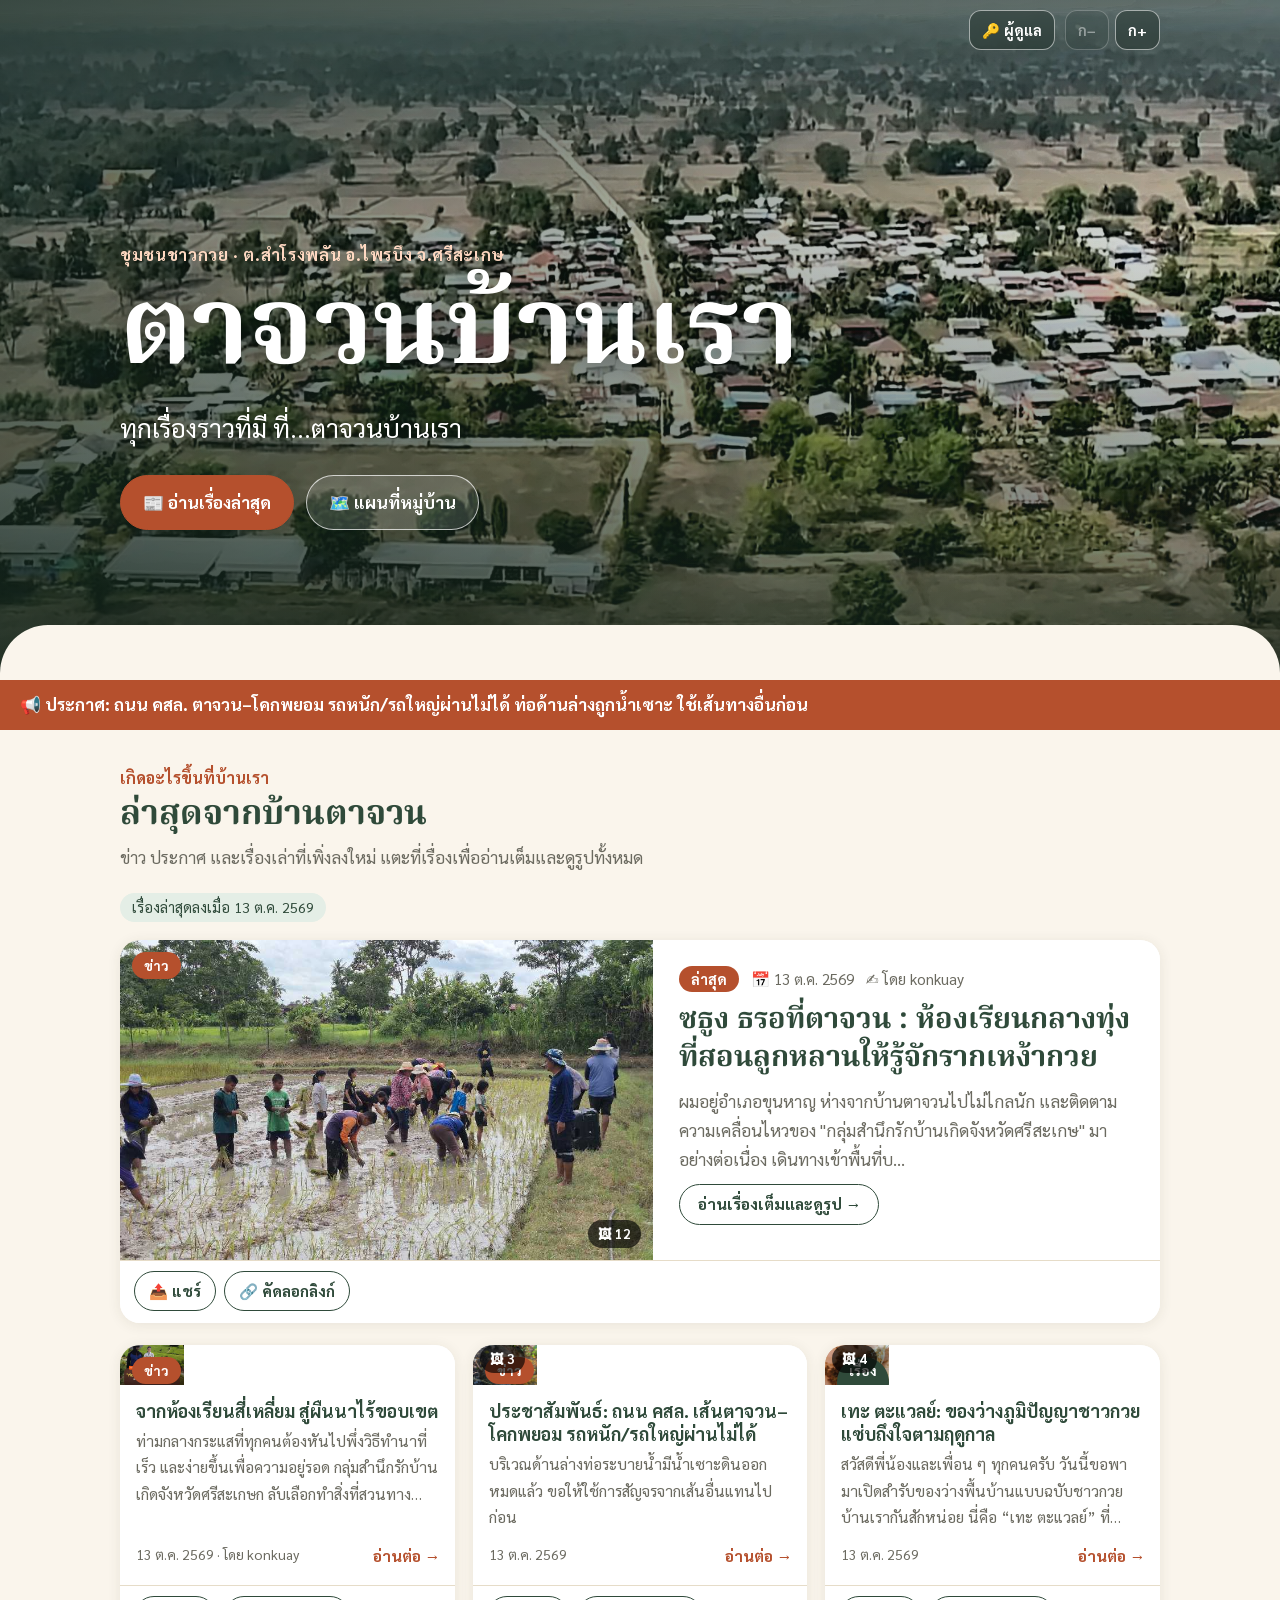
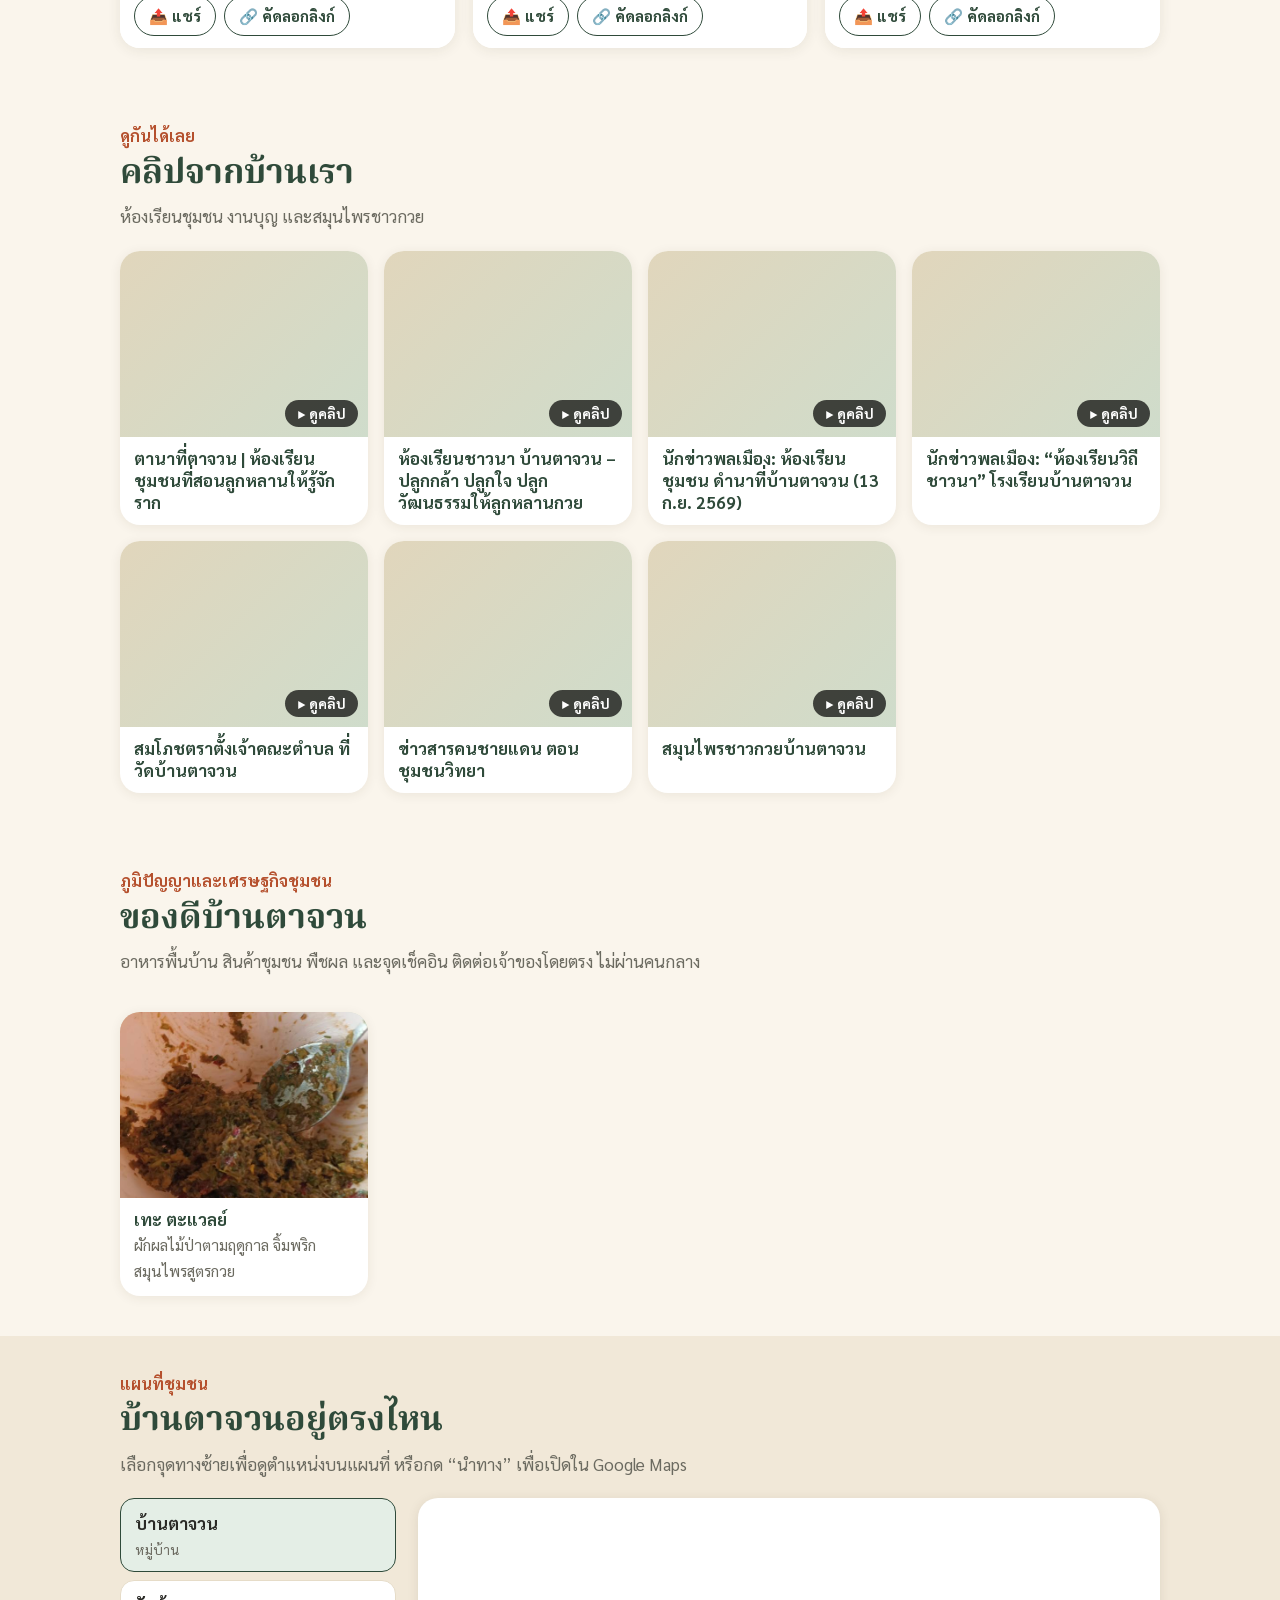
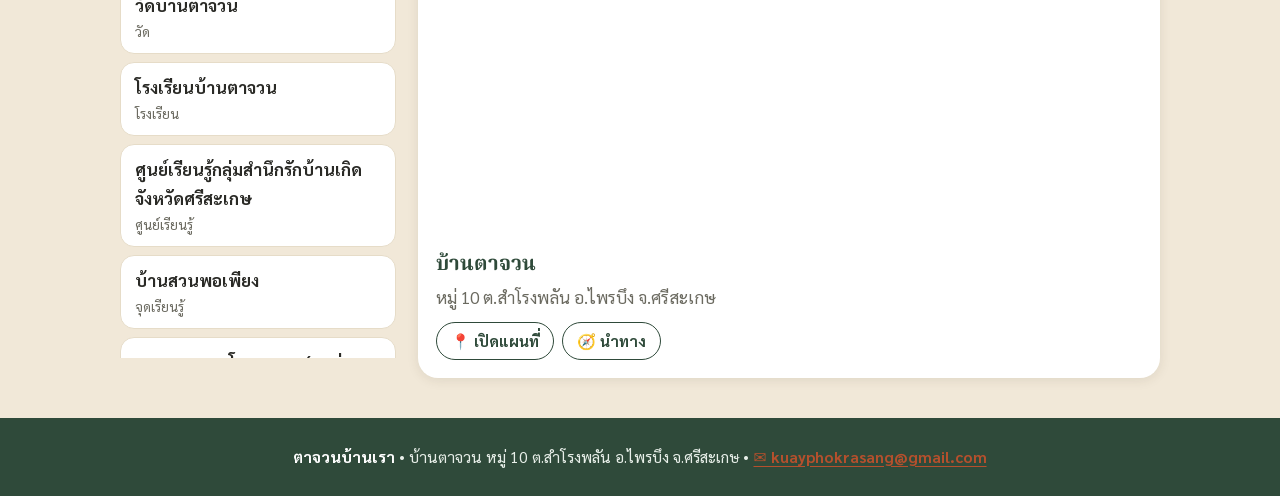
<file: index.html>
<!DOCTYPE html>
<html lang="th">
<head>
<meta charset="utf-8">
<meta name="viewport" content="width=device-width, initial-scale=1">
<title>ตาจวนบ้านเรา | เว็บชุมชนบ้านตาจวน</title>
<meta name="description" content="ตาจวนบ้านเรา เว็บชุมชนบ้านตาจวน ข่าวสารล่าสุด เรื่องเล่า คลิป ภาพเก่า ของดี และแผนที่บ้านตาจวน">
<!-- ภาพตัวอย่างเวลาส่งลิงก์ใน LINE/Facebook: แก้ที่อยู่เว็บ https://YOUR-DOMAIN/ ทั้ง 2 จุดด้านล่างนี้ให้เป็นที่อยู่เว็บจริง (ลงท้ายด้วย / และต้องเหมือนกัน) -->
<meta property="og:type" content="website">
<meta property="og:locale" content="th_TH">
<meta property="og:site_name" content="ตาจวนบ้านเรา">
<meta property="og:title" content="ตาจวนบ้านเรา | เว็บชุมชนบ้านตาจวน">
<meta property="og:description" content="ข่าวสาร ภูมิปัญญาชาวกวย ของดี และเรื่องเล่าของคนบ้านตาจวน ต.สำโรงพลัน อ.ไพรบึง จ.ศรีสะเกษ">
<meta property="og:url" content="https://YOUR-DOMAIN/">
<meta property="og:image" content="https://YOUR-DOMAIN/share.jpg">
<meta property="og:image:width" content="1200">
<meta property="og:image:height" content="630">
<meta name="twitter:card" content="summary_large_image">
<link rel="icon" href="data:image/svg+xml,%3Csvg xmlns='http://www.w3.org/2000/svg' viewBox='0 0 100 100'%3E%3Ctext y='.9em' font-size='90'%3E%F0%9F%8C%BE%3C/text%3E%3C/svg%3E">
<meta name="theme-color" content="#2f4a3a">
<link rel="preconnect" href="https://fonts.googleapis.com">
<link rel="preconnect" href="https://fonts.gstatic.com" crossorigin>
<link href="https://fonts.googleapis.com/css2?family=Sarabun:wght@400;700&family=Noto+Serif+Thai:wght@700&display=swap" rel="stylesheet">
<style>
:root{--fs:1;--green:#2f4a3a;--green2:#3d5f4a;--rust:#b5502d;--cream:#faf5ec;--sand:#f1e8d8;--ink:#2a2a26;--mute:#6b6a60;--line:#e6dcc8;--r:20px}
*{box-sizing:border-box}
html{font-size:calc(17px*var(--fs));scroll-behavior:smooth;scroll-padding-top:70px;-webkit-text-size-adjust:100%}
body{margin:0;font-family:"Sarabun",system-ui,sans-serif;color:var(--ink);background:var(--cream);line-height:1.7}
h1,h2,h3,h4{margin:0;line-height:1.3}
h1,h2,h3{font-family:"Noto Serif Thai","Sarabun",serif;font-weight:700}
button{font:inherit;color:inherit}
.hide{display:none!important}
.wrap{max-width:1080px;margin:0 auto;padding:0 20px}

/* ---------- header ---------- */
header{position:fixed;top:0;left:0;right:0;z-index:30;transition:background .3s,box-shadow .3s}
header.solid{background:rgba(250,245,236,.96);backdrop-filter:blur(8px);box-shadow:0 1px 0 var(--line)}
.bar{max-width:1080px;margin:0 auto;padding:10px 20px;display:flex;align-items:center;gap:10px}
.brand{margin-right:auto;text-decoration:none;color:var(--green);display:flex;flex-direction:column;line-height:1.2;opacity:0;transform:translateY(-6px);transition:.3s;pointer-events:none}
header.solid .brand{opacity:1;transform:none;pointer-events:auto}
.brand span{font-family:"Noto Serif Thai",serif;font-weight:700;font-size:1.25rem}
.brand small{font-size:.75rem;color:var(--mute)}
.admb,.sz button{border:1px solid rgba(255,255,255,.55);background:rgba(20,35,27,.38);color:#fff;border-radius:12px;padding:6px 12px;font-weight:700;cursor:pointer;text-decoration:none;backdrop-filter:blur(6px);font-size:.85rem;min-height:40px;display:inline-flex;align-items:center}
header.solid .admb,header.solid .sz button{background:#fff;color:var(--ink);border-color:var(--line)}
.admb span{margin-left:4px}
.sz{display:flex;gap:6px}
.sz button:disabled{opacity:.4;cursor:default}
@media(max-width:480px){.admb span{display:none}}

/* ---------- hero ---------- */
.hero{position:relative;min-height:min(84vh,680px);display:flex;align-items:flex-end;color:#fff;background:#4c6a57 url(hero.jpg) center 58%/cover no-repeat;overflow:hidden}
.hero::before{content:"";position:absolute;inset:0;background:linear-gradient(90deg,rgba(20,38,28,.55) 0%,rgba(20,38,28,.2) 55%,rgba(20,38,28,0) 100%),linear-gradient(180deg,rgba(20,38,28,.6) 0%,rgba(20,38,28,.15) 35%,rgba(20,38,28,.5) 78%,rgba(20,38,28,.8) 100%)}
.hero::after{content:"";position:absolute;left:0;right:0;bottom:-1px;height:56px;background:var(--cream);border-radius:48px 48px 0 0}
.hin{position:relative;z-index:2;width:100%;padding:130px 20px 110px}
.hin .eyebrow{color:#ffd9c2;letter-spacing:.04em}
.hero h1{font-size:clamp(3.2rem,12vw,6.4rem);line-height:1.08;text-shadow:0 3px 24px rgba(0,0,0,.45);margin:8px 0 12px}
.hero .sl{font-size:clamp(1.1rem,3vw,1.5rem);max-width:30ch;opacity:.95;text-shadow:0 2px 12px rgba(0,0,0,.5);margin:0 0 26px}
.hero .btns{gap:12px}
.hero .btn{background:var(--rust);color:#fff;border-color:var(--rust);font-size:1rem;padding:12px 22px}
.hero .btn.alt{background:rgba(255,255,255,.14);border-color:rgba(255,255,255,.7);color:#fff;backdrop-filter:blur(6px)}
@keyframes up{from{opacity:0;transform:translateY(18px)}to{opacity:1;transform:none}}
.hin>*{animation:up .8s both}.hin h1{animation-delay:.1s}.hin .sl{animation-delay:.2s}.hin .btns{animation-delay:.3s}
@media(prefers-reduced-motion:reduce){.hin>*{animation:none}html{scroll-behavior:auto}}

/* ---------- sections ---------- */
section{padding:34px 0 40px}
section.soft{background:var(--sand)}
.eyebrow{color:var(--rust);font-weight:700;font-size:.95rem}
section h2{font-size:clamp(1.5rem,4vw,2rem);color:var(--green);margin:2px 0 6px}
section h3{color:var(--green);font-size:1.3rem;margin:34px 0 4px}
.lead{color:var(--mute);margin:0 0 20px}
.mute{color:var(--mute)}
#upd{display:inline-block;margin:-10px 0 18px;font-size:.85rem;color:var(--green);background:#e4eee6;border-radius:999px;padding:2px 12px}
#upd:empty{display:none}

/* ---------- feed ---------- */
.card,.feat{display:block;border:0;padding:0;text-align:left;cursor:pointer;background:#fff;border-radius:var(--r);overflow:hidden;box-shadow:0 2px 14px rgba(60,50,30,.09);transition:transform .2s,box-shadow .2s}
.card:hover,.feat:hover{transform:translateY(-3px);box-shadow:0 8px 26px rgba(60,50,30,.16)}
.feat{display:grid;grid-template-columns:1.05fr 1fr;margin-bottom:22px}
.fpic,.cpic{position:relative;background:linear-gradient(135deg,#d9cdb2,#c8d6c4);display:flex;align-items:center;justify-content:center;font-size:3rem;overflow:hidden}
.fpic{min-height:320px}.cpic{aspect-ratio:16/10}
.fpic img,.cpic img{position:absolute;inset:0;width:100%;height:100%;object-fit:cover}
.chip{position:absolute;top:12px;left:12px;background:var(--green);color:#fff;font-size:.8rem;font-weight:700;border-radius:999px;padding:2px 12px}
.chip.n{background:var(--rust)}
.pcount{position:absolute;right:12px;bottom:12px;background:rgba(0,0,0,.65);color:#fff;font-size:.8rem;font-weight:700;border-radius:999px;padding:2px 10px}
.fb{padding:26px 26px 24px;display:flex;flex-direction:column;justify-content:center;gap:10px}
.fb h3{margin:0;font-size:clamp(1.3rem,3vw,1.7rem);color:var(--green)}
.fb p{margin:0;color:var(--mute)}
.dmeta{display:flex;flex-wrap:wrap;gap:8px 12px;align-items:center;font-size:.9rem}
.tag{background:var(--green);color:#fff;border-radius:999px;padding:1px 12px;font-weight:700;font-size:.85rem}
.tag.new,.tag.nw{background:var(--rust)}
.go{display:inline-block;align-self:flex-start;border:1.5px solid var(--green);color:var(--green);border-radius:999px;padding:6px 18px;font-weight:700;font-size:.92rem}
.cards{display:grid;grid-template-columns:repeat(auto-fill,minmax(250px,1fr));gap:18px}
.card{display:flex;flex-direction:column}
.cb{padding:14px 16px 16px;display:flex;flex-direction:column;gap:6px;flex:1}
.cb h4{font-size:1.05rem;color:var(--green)}
.cb p{margin:0;color:var(--mute);font-size:.92rem;display:-webkit-box;-webkit-line-clamp:3;-webkit-box-orient:vertical;overflow:hidden}
.cmeta{margin-top:auto;display:flex;justify-content:space-between;gap:8px;font-size:.82rem;color:var(--mute);padding-top:6px}
.cmeta .go{border:0;padding:0;color:var(--rust)}
.sample{background:#eee;color:#777;font-size:.7rem;border-radius:6px;padding:0 6px;margin-right:6px;vertical-align:middle}
@media(max-width:760px){.feat{grid-template-columns:1fr}.fpic{min-height:0;aspect-ratio:16/10}.fb{padding:18px}}

/* ---------- gallery / goods / videos ---------- */
.gal{display:grid;grid-template-columns:repeat(auto-fill,minmax(220px,1fr));gap:16px}
.it{background:#fff;border-radius:var(--r);overflow:hidden;box-shadow:0 2px 12px rgba(60,50,30,.08);text-decoration:none;color:inherit;display:block;position:relative;padding-bottom:12px}
.it .pic{position:relative;aspect-ratio:4/3;background:linear-gradient(135deg,#e1d6bc,#cfdccb);display:flex;align-items:center;justify-content:center;color:var(--green);font-weight:700;overflow:hidden}
.it .pic img{position:absolute;inset:0;width:100%;height:100%;object-fit:cover}
.it h4{padding:10px 14px 0;font-size:1rem;color:var(--green)}
.it p{margin:2px 14px 0;color:var(--mute);font-size:.9rem}
.play{position:absolute;right:10px;bottom:10px;background:rgba(0,0,0,.7);color:#fff;font-size:.8rem;font-weight:700;border-radius:999px;padding:2px 12px}
.pr{display:inline-block;margin:8px 14px 0;background:#fbe8dd;color:var(--rust);font-weight:700;border-radius:999px;padding:1px 12px;font-size:.9rem}
.tabs{display:flex;flex-wrap:wrap;gap:8px;margin-bottom:16px}
.tabs button{border:1.5px solid var(--line);background:#fff;border-radius:999px;padding:5px 16px;cursor:pointer;font-weight:700}
.tabs button.on{background:var(--green);color:#fff;border-color:var(--green)}

/* ---------- map ---------- */
.mapbox{display:grid;grid-template-columns:280px 1fr;gap:18px}
.plist{display:flex;flex-direction:column;gap:8px;max-height:460px;overflow:auto;padding-right:4px}
.pbtn{text-align:left;border:1.5px solid var(--line);background:#fff;border-radius:14px;padding:10px 14px;cursor:pointer;display:flex;flex-direction:column}
.pbtn span{font-size:.8rem;color:var(--mute)}
.pbtn.on{border-color:var(--green);background:#e4eee6}
.mview{background:#fff;border-radius:var(--r);overflow:hidden;box-shadow:0 2px 12px rgba(60,50,30,.1)}
.mview iframe{display:block;width:100%;height:340px;border:0}
.pinfo{padding:14px 18px 18px}.pinfo h3{margin:0 0 4px;font-size:1.2rem}.pinfo p{margin:0 0 10px;color:var(--mute)}
@media(max-width:760px){.mapbox{grid-template-columns:1fr}.plist{flex-direction:row;max-height:none;overflow-x:auto;padding-bottom:6px}.pbtn{min-width:150px}}

/* ---------- buttons ---------- */
.btns{display:flex;flex-wrap:wrap;gap:8px}
.btn{display:inline-flex;align-items:center;gap:6px;border:1.5px solid var(--green);background:var(--green);color:#fff;border-radius:999px;padding:9px 18px;font-weight:700;cursor:pointer;text-decoration:none}
.btn.alt{background:#fff;color:var(--green)}
.btn.sm{padding:5px 14px;font-size:.9rem}

/* ---------- dialog ---------- */
dialog{width:min(780px,94vw);max-height:92vh;border:0;border-radius:24px;padding:0;background:var(--cream);color:var(--ink);box-shadow:0 20px 60px rgba(0,0,0,.35)}
dialog::backdrop{background:rgba(20,30,24,.6)}
.dtop{position:sticky;top:0;z-index:5;display:flex;justify-content:flex-end;padding:10px 14px;background:linear-gradient(var(--cream) 70%,transparent)}
.dbody{padding:0 24px 28px}
.dbody h2{font-size:clamp(1.4rem,4vw,1.9rem);color:var(--green);margin:8px 0 14px}
.dbody p{margin:0 0 14px}
.dhero,.ph{margin:0 0 18px}
.dhero img,.ph img{width:100%;display:block;border-radius:16px}
figcaption{font-size:.85rem;color:var(--mute);margin-top:6px}
.pq{margin:16px 0;padding:10px 18px;border-left:4px solid var(--rust);background:#fff;border-radius:0 12px 12px 0;font-family:"Noto Serif Thai",serif}
.tip{background:#fff6dc;border-radius:12px;padding:10px 14px;margin:0 0 14px}
.pgt{margin:24px 0 10px!important}
.pgrid{display:grid;grid-template-columns:1fr 1fr;gap:12px}.pgrid.one{grid-template-columns:1fr}
.pgrid .ph{margin:0}
.lk{margin:18px 0}
.follow{margin-top:22px;background:#e4eee6;border-radius:16px;padding:14px 18px}.follow p{margin:0 0 10px}
@media(max-width:560px){.pgrid{grid-template-columns:1fr}.dbody{padding:0 16px 22px}}


/* ---------- ลิงก์ในเนื้อหา / วิดีโอ / การเข้าถึง ---------- */
.tl{color:var(--rust);font-weight:700;text-decoration:underline;text-underline-offset:3px;word-break:break-word}
.tl:hover{color:var(--green)}
.lkp{margin:0 0 14px}
.lkp .btn{max-width:100%;word-break:break-word}
.vid{margin:0 0 18px}
.vbox{position:relative;aspect-ratio:16/9;background:#1d2a22;border-radius:16px;overflow:hidden}
.vbox iframe,.vthumb{position:absolute;inset:0;width:100%;height:100%;border:0}
.vthumb{padding:0;background:none;cursor:pointer;display:block}
.vthumb img{width:100%;height:100%;object-fit:cover;display:block}
.vplay{position:absolute;left:50%;top:50%;transform:translate(-50%,-50%);width:72px;height:72px;border-radius:50%;background:rgba(181,80,45,.95);color:#fff;display:flex;align-items:center;justify-content:center;font-size:1.8rem;box-shadow:0 4px 18px rgba(0,0,0,.4);padding-left:5px}
.vlink{display:inline-block;margin-top:6px;font-size:.9rem}
a:focus-visible,button:focus-visible{outline:3px solid #e9a23b;outline-offset:2px}
.skip{position:absolute;left:12px;top:-60px;z-index:60;background:#fff;color:var(--green);font-weight:700;padding:8px 14px;border-radius:10px;text-decoration:none}
.skip:focus{top:10px}
.totop{position:fixed;right:16px;bottom:18px;z-index:40;border:0;border-radius:999px;background:var(--green);color:#fff;font-weight:700;font-size:1rem;padding:10px 16px;cursor:pointer;box-shadow:0 4px 16px rgba(0,0,0,.3);display:flex;gap:6px;align-items:center}
.totop span{font-size:.85rem}

/* ---------- แชร์/คัดลอก + วิดีโอที่อัปโหลด ---------- */
.cw{display:flex;flex-direction:column;background:#fff;border-radius:var(--r);overflow:hidden;box-shadow:0 2px 14px rgba(60,50,30,.09);transition:transform .2s,box-shadow .2s}
.cw:hover{transform:translateY(-3px);box-shadow:0 8px 26px rgba(60,50,30,.16)}
.cw.fw{margin-bottom:22px}
.cw>.card,.cw>.feat{box-shadow:none;border-radius:0;flex:1;margin:0;width:100%}
.cw>.card:hover,.cw>.feat:hover{transform:none;box-shadow:none}
.act{display:flex;flex-wrap:wrap;gap:8px;padding:10px 14px 12px;border-top:1px solid var(--line);background:#fff}
.act .btn,.sharebar .btn{min-height:40px;font-size:.9rem}
.follow .act{padding:0;border:0;background:none}
.sharebar{margin:0 0 16px}
.btn.line{background:#06c755;border-color:#06c755;color:#fff}
.btn.fb{background:#1877f2;border-color:#1877f2;color:#fff}
.vf{margin:0 0 18px}.vf video{width:100%;display:block;border-radius:16px;background:#1d2a22;max-height:78vh}
.fpic video,.cpic video{position:absolute;inset:0;width:100%;height:100%;object-fit:cover;pointer-events:none}
.vplay.sm{width:48px;height:48px;font-size:1.2rem;padding-left:3px}
.pcount.vc{right:auto;left:12px}
.it .pic video{position:absolute;inset:0;width:100%;height:100%;object-fit:contain;background:#000}
.it>.act{margin:8px 0 0;padding:10px 14px 0}

footer{background:var(--green);color:#e8efe9;text-align:center;padding:26px 0;font-size:.92rem}
footer b{color:#fff}
.urg{display:block;width:100%;border:0;text-align:left;background:var(--rust);color:#fff;padding:12px 20px;font-weight:700;cursor:pointer;line-height:1.5}.urg.s{cursor:default}
</style>
</head>
<body>
<a class="skip" href="#latest">ข้ามไปที่เนื้อหา</a>
<header>
  <div class="bar">
    <a class="brand" href="#top"><span id="bn"></span><small id="bs"></small></a>
    <a class="admb" href="admin.html" aria-label="สำหรับผู้ดูแลเว็บ: โพสต์ / แก้ไข">🔑<span> ผู้ดูแล</span></a>
    <div class="sz" role="group" aria-label="ปรับขนาดตัวอักษร">
      <button id="zm" aria-label="ตัวอักษรเล็กลง">ก−</button>
      <button id="zp" aria-label="ตัวอักษรใหญ่ขึ้น">ก+</button>
    </div>
  </div>
</header>

<main>
  <section class="hero" id="top"><div class="hin wrap">
    <div class="eyebrow">ชุมชนชาวกวย · ต.สำโรงพลัน อ.ไพรบึง จ.ศรีสะเกษ</div>
    <h1 id="hn">ตาจวนบ้านเรา</h1>
    <p class="sl" id="hs"></p>
    <div class="btns">
      <a class="btn" href="#latest">📰 อ่านเรื่องล่าสุด</a>
      <a class="btn alt" href="#map">🗺️ แผนที่หมู่บ้าน</a>
    </div>
  </div></section>

  <section id="latest"><div class="wrap">
    <div class="eyebrow">เกิดอะไรขึ้นที่บ้านเรา</div>
    <h2>ล่าสุดจากบ้านตาจวน</h2>
    <p class="lead">ข่าว ประกาศ และเรื่องเล่าที่เพิ่งลงใหม่ แตะที่เรื่องเพื่ออ่านเต็มและดูรูปทั้งหมด</p>
    <span id="upd"></span>
    <div id="feat"></div>
    <div class="cards" id="feed"></div>
  </div></section>

  <section id="media"><div class="wrap">
    <div class="eyebrow">ดูกันได้เลย</div>
    <h2>คลิปจากบ้านเรา</h2>
    <p class="lead">ห้องเรียนชุมชน งานบุญ และสมุนไพรชาวกวย</p>
    <div class="gal" id="vids"></div>
  </div></section>

  <section id="goods"><div class="wrap">
    <div class="eyebrow">ภูมิปัญญาและเศรษฐกิจชุมชน</div>
    <h2>ของดีบ้านตาจวน</h2>
    <p class="lead">อาหารพื้นบ้าน สินค้าชุมชน พืชผล และจุดเช็คอิน ติดต่อเจ้าของโดยตรง ไม่ผ่านคนกลาง</p>
    <div class="tabs" id="gtabs"></div>
    <div class="gal" id="ggal"></div>
    <div id="heroWrap" class="hide"><h3>คนดีศรีตาจวน</h3><p class="lead">ชื่นชมคนบ้านเรา เด็กเรียนดี นักกีฬา และผู้ที่ทำความดีให้ชุมชน</p><div class="gal" id="hero"></div></div>
  </div></section>

  <section id="map" class="soft"><div class="wrap">
    <div class="eyebrow">แผนที่ชุมชน</div>
    <h2>บ้านตาจวนอยู่ตรงไหน</h2>
    <p class="lead">เลือกจุดทางซ้ายเพื่อดูตำแหน่งบนแผนที่ หรือกด “นำทาง” เพื่อเปิดใน Google Maps</p>
    <div class="mapbox">
      <div class="plist" id="plist" role="tablist" aria-label="จุดสำคัญในชุมชน"></div>
      <div class="mview">
        <iframe id="mf" title="แผนที่" loading="lazy" referrerpolicy="no-referrer-when-downgrade"></iframe>
        <div class="pinfo"><h3 id="pn"></h3><p id="pd"></p><div class="btns" id="pb"></div></div>
      </div>
    </div>
  </div></section>
</main>

<footer><div class="wrap">
  <b id="fn"></b> • <span id="fs"></span>
</div></footer>

<dialog id="dlg" aria-label="อ่านเรื่องเต็ม"><div class="dtop"><button class="btn alt sm" id="dx">✕ ปิด</button></div><div class="dbody" id="dbody"></div></dialog>

<button id="up" class="totop hide" aria-label="กลับขึ้นด้านบน">↑<span>ขึ้นบน</span></button>
<noscript><div class="wrap" style="padding:30px 20px">กรุณาเปิด JavaScript เพื่อดูเนื้อหาของเว็บนี้</div></noscript>

<!-- โหลดข้อมูลสดใหม่ทุกครั้ง (ใส่เวลาต่อท้ายชื่อไฟล์ ไม่ต้องแก้เลข ?v= อีกต่อไป) -->
<script>
(function(){var t=Date.now();["content.js","posts.js"].forEach(function(f){document.write('<script src="'+f+'?t='+t+'"><\/script>')})})();
</script>
<script>
const $=i=>document.getElementById(i);
function el(t,c,x){const e=document.createElement(t);if(c)e.className=c;if(x!=null)e.textContent=x;return e}
const isS=t=>/^ตัวอย่าง:/.test(t);
function put(n,t){if(isS(t)){n.append(el("span","sample","ตัวอย่าง"),document.createTextNode(t.replace(/^ตัวอย่าง:\s*/,"")))}else n.append(document.createTextNode(t));return n}
function img(src,alt){const i=new Image();i.src=src;i.alt=alt||"";i.loading="lazy";i.onerror=()=>i.remove();return i}
function ext(a,u){a.href=u;a.target="_blank";a.rel="noopener";return a}
const mq=encodeURIComponent;

/* ลิงก์ในเนื้อหา: แปลง URL และ [ข้อความ](url) ให้กดเปิดได้ / คลิป YouTube เล่นในหน้าได้ */
const URL_RE=/(\[([^\]]+)\]\((https?:\/\/[^\s)]+)\))|((?:https?:\/\/|www\.)[^\s\u0E00-\u0E7F"'<>]+)/gi;
const fixU=u=>{u=String(u||"").trim();return/^https?:\/\//i.test(u)?u:"https://"+u.replace(/^\/+/,"")};
const host=u=>{try{return new URL(u).hostname.replace(/^www\./,"")}catch(e){return u}};
const yt=u=>{const m=String(u).match(/(?:youtu\.be\/|youtube\.com\/(?:watch\?(?:[^#\s]*&)?v=|shorts\/|embed\/|live\/))([\w-]{11})/);return m&&m[1]};
const nice=u=>{const h=host(u);if(yt(u))return"▶ ดูวิดีโอ (YouTube)";if(/facebook\.com|fb\.watch|fb\.com/.test(h))return"เปิดใน Facebook";if(/line\.me/.test(h))return"เปิดใน LINE";return"เปิดลิงก์ ("+h+")"};
function aLink(u,label,cls){const a=ext(el("a",cls||"tl",label),u);a.setAttribute("aria-label",label+" (เปิดในแท็บใหม่)");return a}
function rich(n,t){t=String(t||"");let last=0,m;URL_RE.lastIndex=0;
 while((m=URL_RE.exec(t))){n.append(document.createTextNode(t.slice(last,m.index)));
  let u,label=null,tail="";
  if(m[1]){u=m[3];label=m[2]}else{u=m[4];while(/[.,;:!?)\]'"”’]$/.test(u)){tail=u.slice(-1)+tail;u=u.slice(0,-1)}u=fixU(u)}
  n.append(aLink(u,label||nice(u)));if(tail)n.append(document.createTextNode(tail));last=m.index+m[0].length}
 n.append(document.createTextNode(t.slice(last)));return n}
function vid(u){const id=yt(u),w=el("div","vid"),b=el("button","vthumb");b.setAttribute("aria-label","เล่นวิดีโอ");
 b.append(img("https://i.ytimg.com/vi/"+id+"/hqdefault.jpg",""),el("span","vplay","▶"));
 b.onclick=()=>{const f=document.createElement("iframe");f.src="https://www.youtube-nocookie.com/embed/"+id+"?autoplay=1&rel=0";f.allow="autoplay; encrypted-media; picture-in-picture; fullscreen";f.allowFullscreen=true;f.title="วิดีโอ";b.replaceWith(f)};
 const x=el("div","vbox");x.append(b);w.append(x,aLink(u,"เปิดใน YouTube","tl vlink"));return w}
function para(x){
 let m=x.match(/^\[([^\]]+)\]\((https?:\/\/[^\s)]+)\)$/),u=null,label=null;
 if(m){label=m[1];u=m[2]}else if(/^(?:https?:\/\/|www\.)\S+$/i.test(x)){u=fixU(x)}
 if(u){if(yt(u))return vid(u);const d=el("p","lkp");d.append(aLink(u,"🔗 "+(label||nice(u)),"btn"));return d}
 return rich(el("p"),x)}
const plain=t=>String(t||"").replace(/\[([^\]]+)\]\(https?:\/\/[^\s)]+\)/g,"$1").replace(/(?:https?:\/\/|www\.)[^\s\u0E00-\u0E7F"'<>]+/gi,"").replace(/[ \t]{2,}/g," ").replace(/[:：]\s*$/,"").trim();
const rid=n=>encodeURIComponent(n[1]);
const tagIc=t=>t==="ข่าว"?"📰":t==="คลิป"?"🎬":"📖";
const VRE=/^videos\/[\w.-]+\.(mp4|webm|mov|m4v|ogv)$/i;
const upV=p=>(Array.isArray(p.videos)?p.videos:[]).filter(x=>x&&VRE.test(String(x.src))).map(x=>[x.src,x.cap||""]);
/* แชร์ / คัดลอก */
const baseU=()=>location.href.split("#")[0],postU=n=>baseU()+"#r="+rid(n);
async function copyTxt(t){try{if(navigator.clipboard&&window.isSecureContext){await navigator.clipboard.writeText(t);return true}}catch(e){}
 const a=document.createElement("textarea");a.value=t;a.readOnly=true;a.setAttribute("aria-hidden","true");a.style.cssText="position:fixed;left:0;top:0;width:1px;height:1px;opacity:0";
 (document.querySelector("dialog[open]")||document.body).append(a);a.select();a.setSelectionRange(0,t.length);let r=false;try{r=document.execCommand("copy")}catch(e){}a.remove();return r}
function flash(b,t){if(!b.dataset.o)b.dataset.o=b.textContent;b.textContent=t;clearTimeout(b._t);b._t=setTimeout(()=>{b.textContent=b.dataset.o},2200)}
function postText(n){const body=String(n[3]||n[2]||"").split("\n").map(x=>x.trim()).filter(Boolean).join("\n\n");return n[1].replace(/^ตัวอย่าง:\s*/,"")+(n[0]?"\n📅 "+n[0]:"")+(body?"\n\n"+body:"")+"\n\n🌾 "+SITE.name+"\n"+postU(n)}
function shareBar(n,full,more){const w=el("div",full?"btns sharebar":"act");w.setAttribute("role","group");w.setAttribute("aria-label","แชร์และคัดลอก");
 const B=(t,c,f)=>{const b=el("button",c,t);b.type="button";b.onclick=e=>{e.stopPropagation();f(b)};return b},u=postU(n);
 const sh=B("📤 แชร์",full?"btn sm":"btn alt sm",b=>{if(navigator.share)navigator.share({title:n[1],text:n[2]||n[1],url:u}).catch(()=>{});else copyTxt(u).then(ok=>flash(b,ok?"คัดลอกลิงก์แล้ว ✓":"คัดลอกไม่ได้"))});
 const cl=B("🔗 คัดลอกลิงก์","btn alt sm",b=>copyTxt(u).then(ok=>flash(b,ok?"คัดลอกลิงก์แล้ว ✓":"คัดลอกไม่ได้")));
 if(more)w.append(more);w.append(sh,cl);
 if(full){w.append(B("📋 คัดลอกเนื้อหา","btn alt sm",b=>copyTxt(postText(n)).then(ok=>flash(b,ok?"คัดลอกเนื้อหาแล้ว ✓":"คัดลอกไม่ได้"))),
  ext(el("a","btn line sm","💬 ส่งทาง LINE"),"https://social-plugins.line.me/lineit/share?url="+encodeURIComponent(u)),
  ext(el("a","btn fb sm","👍 แชร์ Facebook"),"https://www.facebook.com/sharer/sharer.php?u="+encodeURIComponent(u)))}
 return w}
function wrapC(btn,n,cls){const w=el("div","cw"+(cls||""));w.append(btn,shareBar(n,false));return w}
function vfig(v){const g=el("figure","vf"),x=document.createElement("video");x.controls=true;x.preload="metadata";x.playsInline=true;x.src=v[0];x.setAttribute("aria-label",v[1]||"วิดีโอ");
 x.onerror=()=>{const m=el("p","tip","เล่นวิดีโอนี้ในหน้าเว็บไม่ได้ (ไฟล์อาจยังอัปโหลดไม่ครบ หรือเครื่องไม่รองรับรูปแบบนี้) ");m.append(aLink(v[0],"เปิด/ดาวน์โหลดวิดีโอ"));x.replaceWith(m)};
 g.append(x);if(v[1])g.append(rich(el("figcaption"),v[1]));return g}

/* หัวและท้ายเว็บ */
document.title=SITE.name+" | เว็บชุมชนบ้านตาจวน";
$("bn").textContent=SITE.name;$("bs").textContent=SITE.slogan||"";$("hn").textContent=SITE.name;$("hs").textContent=SITE.slogan||"ทุกเรื่องราวที่มี ที่…ตาจวนบ้านเรา";
$("fn").textContent=SITE.name;$("fs").textContent=SITE.address;

function links(box,L){(L||[]).forEach(l=>box.append(aLink(l[1],"🔗 "+l[0],"btn alt sm")))}
function pinBtns(box,q){box.append(ext(el("a","btn alt sm","📍 เปิดแผนที่"),"https://www.google.com/maps/search/?api=1&query="+mq(q)),ext(el("a","btn alt sm","🧭 นำทาง"),"https://www.google.com/maps/dir/?api=1&destination="+mq(q)))}

/* โพสต์จาก posts.js (แก้ไข/ลบได้ที่ admin.html) */
const HT=typeof HIDE_TITLES!=="undefined"?HIDE_TITLES:[];
const P=(typeof POSTS!=="undefined"?POSTS:[]).filter(p=>p&&!HT.includes(p.title));
const strip=t=>String(t||"").split("\n").filter(l=>!isS(l.trim())).join("\n");
function ex(t,ti){const L=strip(t).split("\n").map(x=>plain(x.trim())).filter(Boolean),dup=x=>ti&&ti.includes(x.slice(0,15)),l=L.find(x=>x.length>=40&&!dup(x))||L.find(x=>!dup(x))||L[0]||"";return l.length>150?l.slice(0,148).trimEnd()+"…":l}
const hid=new Set(P.flatMap(p=>[p.orig,p.title]).filter(Boolean));
[[STORIES,1],[NEWS,1],[VIDEOS,1],[GOODS,1],[HEROES,0],[PLACES,0]].forEach(([a,k])=>{for(let i=a.length-1;i>=0;i--)if(hid.has(a[i][k]))a.splice(i,1)});
let URG=null;const VUP=[];
P.filter(p=>p.t!=="x").slice().reverse().forEach(p=>{
 if(p.t==="cfg"){Object.assign(SITE,p.v||{});return}
 const ph0=(p.photos&&p.photos[0]&&p.photos[0].src)||"";
 if(p.t==="v"){const id=yt((p.links&&p.links.map(l=>l[1]).find(yt))||(p.link&&p.link.url)||"");if(id)VIDEOS.unshift([id,p.title]);const vs=upV(p);if(vs.length)VUP.unshift([p.date||"",p.title,ex(p.body,p.title),strip(p.body),[],[],"",p.by||"",1,vs]);return}
 if(p.t==="g"){GOODS.unshift([p.cat||"อื่น ๆ",p.title,p.body||"",p.price||"",ph0]);if(p.pin)PLACES.unshift([p.title,p.cat||"ของดี",p.pin,p.price||""]);return}
 if(p.t==="h"){HEROES.unshift([p.title,p.body||"",ph0]);return}
 if(p.t==="p"){PLACES.unshift([p.title,p.cat||"สถานที่",p.pin||p.title,p.body||""]);return}
 let pl="";if(p.pin){const ex=PLACES.find(x=>x[2]===p.pin);if(ex)pl=ex[0];else{pl=p.title;PLACES.unshift([p.title,"จากโพสต์",p.pin,""])}}
 const vs=upV(p),row=[p.date||"",p.title,ex(p.body,p.title),strip(p.body),(p.photos||[]).map(x=>[x.src,x.cap||""]),(p.links&&p.links.length?p.links.filter(l=>l&&l[1]).map(l=>[l[0]||"ดูเพิ่มเติม",fixU(l[1])]):p.link&&p.link.url?[["ดูเพิ่มเติม",fixU(p.link.url)]]:[]),pl,p.by||"",1,vs];
 (p.t==="s"?STORIES:NEWS).unshift(row);if(p.t==="a"&&p.urgent)URG=row});

[...NEWS,...STORIES].forEach(n=>{n[2]=plain(strip(n[2]));n[3]=strip(n[3])});
/* รวมข่าว + เรื่องเล่า เรียงใหม่สุดก่อน */
const TH=["ม.ค.","ก.พ.","มี.ค.","เม.ย.","พ.ค.","มิ.ย.","ก.ค.","ส.ค.","ก.ย.","ต.ค.","พ.ย.","ธ.ค."];
const TS=["มค","กพ","มีค","เมย","พค","มิย","กค","สค","กย","ตค","พย","ธค"],TF=["มกราคม","กุมภาพันธ์","มีนาคม","เมษายน","พฤษภาคม","มิถุนายน","กรกฎาคม","สิงหาคม","กันยายน","ตุลาคม","พฤศจิกายน","ธันวาคม"];
function dv(s){s=String(s||"").trim();let m=s.match(/(\d{4})-(\d{1,2})-(\d{1,2})/);
 if(m){let y=+m[1];if(y<2400)y+=543;return y*10000+(+m[2]-1)*100+(+m[3])}
 m=s.match(/(\d{1,2})\s*([^\s\d]+)\s*(\d{2,4})/);if(!m)return 0;
 const nm=m[2].replace(/[.\u0e2f]/g,""),mo=TS.indexOf(nm)>=0?TS.indexOf(nm):TF.indexOf(nm);if(mo<0)return 0;
 let y=+m[3];if(y<100)y+=2500;else if(y<2400)y+=543;return y*10000+mo*100+(+m[1])}
const NOW=new Date(),TODAY=(NOW.getFullYear()+543)*10000+NOW.getMonth()*100+NOW.getDate();
const FEED=[...NEWS.map(n=>[n,"ข่าว"]),...STORIES.map(n=>[n,"เรื่องเล่า"])].map((x,i)=>({n:x[0],tag:x[1],i,v:dv(x[0][0])||(x[0][8]?TODAY:0)})).sort((a,b)=>b.v-a.v||a.i-b.i);

/* การ์ด + หน้าต่างอ่านเต็ม */
function fig(p){const g=el("figure","ph");g.append(img(p[0],p[1]));if(p[1])g.append(rich(el("figcaption"),p[1]));return g}
const isN=t=>t==="ข่าว";
function pic(n,tag,cls){const p=el("div",cls,tagIc(tag)),cv=n[4]&&n[4][0],vs=n[9]||[];
 if(cv)p.append(img(cv[0],n[1]));else if(vs[0]){const v=document.createElement("video");v.src=vs[0][0]+"#t=0.1";v.preload="metadata";v.muted=true;v.playsInline=true;v.setAttribute("aria-hidden","true");v.onerror=()=>v.remove();p.append(v,el("span","vplay sm","▶"))}
 p.append(el("span","chip"+(isN(tag)?" n":""),tag));
 if(n[4]&&n[4].length>1)p.append(el("span","pcount","🖼 "+n[4].length));
 if(vs.length)p.append(el("span","pcount vc","🎬 "+vs.length));return p}
function card(n,tag){const a=el("button","card"),p=pic(n,tag,"cpic");
 const b=el("div","cb"),h=el("h4"),m=el("div","cmeta");put(h,n[1]);
 m.append(el("span","cdt",[n[0],n[7]&&"โดย "+n[7]].filter(Boolean).join(" · ")),el("span","go","อ่านต่อ →"));
 b.append(h,el("p","",n[2]),m);a.append(p,b);a.onclick=()=>openFull(n,tag);return wrapC(a,n)}
function feat(n,tag){const a=el("button","feat"),p=pic(n,tag,"fpic");
 const b=el("div","fb"),m=el("div","dmeta"),h=el("h3");
 m.append(el("span","tag new","ล่าสุด"));if(n[0])m.append(el("span","mute","📅 "+n[0]));if(n[7])m.append(el("span","mute","✍ โดย "+n[7]));put(h,n[1]);
 b.append(m,h,el("p","",n[2]),el("span","go","อ่านเรื่องเต็มและดูรูป →"));a.append(p,b);a.onclick=()=>openFull(n,tag);return wrapC(a,n," fw")}
function openFull(n,tag){const c=$("dbody");c.replaceChildren();const ph=n[4]||[];
 if(ph[0]){const hf=el("figure","dhero");hf.append(img(ph[0][0],ph[0][1]));if(ph[0][1])hf.append(rich(el("figcaption"),ph[0][1]));c.append(hf)}
 const m=el("div","dmeta"),h=el("h2");m.append(el("span","tag"+(isN(tag)?" nw":""),(isN(tag)?"📢 ":tag==="คลิป"?"🎬 ":"📖 ")+tag));
 if(n[0])m.append(el("span","mute","📅 "+n[0]));if(n[7])m.append(el("span","mute","✍ โดย "+n[7]));put(h,n[1]);c.append(m,h,shareBar(n,true));
 String(n[3]||n[2]).split("\n").map(x=>x.trim()).filter(Boolean).forEach(x=>{
  if(/^[“"].+[”"]$/.test(x)){c.append(el("blockquote","pq",x));return}
  if(/^(คำแนะนำ|หมายเหตุ|ข้อควรระวัง)/.test(x)){const t=el("div","tip");t.append(el("b","","💡 "));rich(t,x);c.append(t);return}
  c.append(para(x))});
 const vs=n[9]||[];if(vs.length){c.append(el("h3","pgt","🎬 วิดีโอ"));vs.forEach(v=>c.append(vfig(v)))}
 if(ph.length>1){c.append(el("h3","pgt","ภาพเพิ่มเติม"));const g=el("div","pgrid"+(ph.length===2?" one":""));ph.slice(1).forEach(p=>g.append(fig(p)));c.append(g)}
 const LK=(n[5]||[]).filter(l=>l&&l[1]).map(l=>[l[0],fixU(l[1])]);LK.filter(l=>yt(l[1])).forEach(l=>c.append(vid(l[1])));const bx=el("div","btns lk");links(bx,LK.filter(l=>!yt(l[1])));const pl=n[6]&&PLACES.find(p=>p[0]===n[6]);if(pl){pinBtns(bx,pl[2]);const sh=el("button","btn alt sm","🗺️ ดูบนแผนที่ชุมชน");sh.onclick=()=>{$("dlg").close();selPlace(PLACES.indexOf(pl));$("map").scrollIntoView()};bx.append(sh)}if(bx.children.length)c.append(bx);
 const f=el("div","follow");f.append(el("p","","💚 ติดตามเรื่องราวบ้านตาจวนได้ที่เว็บนี้ ส่งต่อให้คนบ้านเราที่อยู่ไกลได้เลย"),shareBar(n,false));c.append(f);
 try{history.replaceState(null,"","#r="+rid(n))}catch(e){}$("dlg").showModal();$("dlg").scrollTop=0}
$("dx").onclick=()=>$("dlg").close();
$("dlg").addEventListener("close",()=>{$("dbody").replaceChildren();if(/^#r=/.test(location.hash))try{history.replaceState(null,"",location.pathname+location.search)}catch(e){}});
$("dlg").onclick=e=>{if(e.target===$("dlg"))$("dlg").close()};

/* แถบประกาศด่วน + ช่องทางติดต่อท้ายเว็บ */
{let b=null;if(URG){b=el("button","urg","📢 ประกาศ: "+URG[1]+"  อ่านต่อ →");b.onclick=()=>openFull(URG,"ข่าว")}else if(SITE.notice){b=el("div","urg s","📢 "+SITE.notice)}
 if(b)$("latest").before(b);
 [SITE.phone&&el("span","","📞 "+SITE.phone),SITE.facebookUrl&&aLink(fixU(SITE.facebookUrl),"Facebook","tl"),SITE.youtubeUrl&&aLink(fixU(SITE.youtubeUrl),"YouTube","tl"),SITE.email&&aLink("mailto:"+SITE.email,"✉ "+SITE.email,"tl")].filter(Boolean).forEach(n=>$("fs").parentNode.append(" • ",n))}
/* ล่าสุด */
if(FEED.length){
 if(FEED[0].n[0])$("upd").textContent="เรื่องล่าสุดลงเมื่อ "+FEED[0].n[0];
 $("feat").append(feat(FEED[0].n,FEED[0].tag));
 FEED.slice(1).forEach(f=>$("feed").append(card(f.n,f.tag)));
}else $("feat").append(el("p","mute","ยังไม่มีเรื่องใหม่ แวะมาติดตามได้เสมอ"));
/* คลิป */
if(!VIDEOS.length&&!VUP.length)$("media").classList.add("hide");
VIDEOS.forEach(v=>{const a=el("a","it"),p=el("div","pic");p.append(img("https://i.ytimg.com/vi/"+v[0]+"/mqdefault.jpg",v[1]),el("span","play","▶ ดูคลิป"));
 ext(a,"https://www.youtube.com/watch?v="+v[0]);a.append(p,el("h4","",v[1]));$("vids").append(a)});
VUP.forEach(n=>{const d=el("div","it"),p=el("div","pic"),hh=el("h4"),v=document.createElement("video");
 v.controls=true;v.preload="metadata";v.playsInline=true;v.src=n[9][0][0];v.setAttribute("aria-label",n[1]);v.onerror=()=>p.replaceChildren(el("span","","เล่นวิดีโอไม่ได้"));p.append(v);
 put(hh,n[1]);d.append(p,hh);if(n[2])d.append(el("p","",n[2]));
 const ob=el("button","btn alt sm","📖 ดูรายละเอียด");ob.type="button";ob.onclick=()=>openFull(n,"คลิป");
 d.append(shareBar(n,false,ob));$("vids").append(d)});

const real=a=>a.filter(r=>!isS(r[0])&&!isS(r[1]||""));

/* ของดี + คนดี */
const GD=GOODS.filter(g=>!isS(g[1]));
let gf="ทั้งหมด";
function rG(){const cats=["ทั้งหมด",...new Set(GD.map(g=>g[0]))];
 $("gtabs").replaceChildren(...(cats.length>2?cats.map(k=>{const b=el("button",k===gf?"on":"",k);b.onclick=()=>{gf=k;rG()};return b}):[]));
 $("ggal").replaceChildren(...GD.filter(g=>gf==="ทั้งหมด"||g[0]===gf).map(g=>{const d=el("div","it"),p=el("div","pic",g[0]);
  const pp=P.find(x=>x.photos&&x.photos[0]&&(x.title||"").includes(g[1])),gs=g[4]||(pp&&pp.photos[0].src);
  if(gs){const im=img(gs,g[1]);im.onerror=()=>{im.remove();p.textContent=g[0]};p.textContent="";p.append(im)}
  const s=el("p");put(s,g[2]);d.append(el("h4","",g[1]),s);d.insertBefore(p,d.firstChild);
  if(g[3]){const pr=el("span","pr");put(pr,g[3]);d.append(pr)}return d}))}
if(GD.length)rG();else $("goods").classList.add("hide");
const HE=HEROES.filter(h=>!isS(h[0]));
if(HE.length){$("heroWrap").classList.remove("hide");HE.forEach(h=>{const d=el("div","it"),p=el("div","pic","คนดี");if(h[2]){p.textContent="";p.append(img(h[2],h[0]))}
 const s=el("p");put(s,h[1]);d.append(p,el("h4","",h[0]),s);$("hero").append(d)})}

/* แผนที่ชุมชน */
let cur=-1;
function selPlace(i){if(i<0||i>=PLACES.length)i=0;cur=i;const p=PLACES[i];
 [...$("plist").children].forEach((b,k)=>{b.classList.toggle("on",k===i);b.setAttribute("aria-selected",k===i)});
 $("mf").src="https://www.google.com/maps?q="+mq(p[2])+"&z=17&output=embed";$("mf").title="แผนที่: "+p[0];
 $("pn").textContent=p[0];$("pd").replaceChildren();rich($("pd"),(p[3]||"").replace(/^ตัวอย่าง:\s*/,""));$("pb").replaceChildren();pinBtns($("pb"),p[2])}
PLACES.forEach((p,i)=>{const b=el("button","pbtn");b.setAttribute("role","tab");b.append(el("b","",p[0]),el("span","",p[1]));b.onclick=()=>selPlace(i);$("plist").append(b)});
selPlace(0);

/* ขนาดตัวอักษร */
(function(){const Z=[1,1.15,1.3,1.5],K="tj2_zoom";let i=0;try{const v=parseInt(localStorage.getItem(K),10);if(v>=0&&v<Z.length)i=v}catch(e){}
 function ap(){document.documentElement.style.setProperty("--fs",Z[i]);$("zm").disabled=i===0;$("zp").disabled=i===Z.length-1;try{localStorage.setItem(K,i)}catch(e){}}
 $("zm").onclick=()=>{if(i>0){i--;ap()}};$("zp").onclick=()=>{if(i<Z.length-1){i++;ap()}};ap()})();

/* หัวเว็บโปร่งบนภาพ แล้วทึบเมื่อเลื่อนลง */
(function(){const h=document.querySelector("header");const u=$("up");const f=()=>{h.classList.toggle("solid",scrollY>window.innerHeight*.45);u.classList.toggle("hide",scrollY<window.innerHeight*.8)};u.onclick=()=>scrollTo({top:0,behavior:"smooth"});addEventListener("scroll",f,{passive:true});f()})();
/* เปิดเรื่องที่แชร์ลิงก์มาโดยตรง (#r=ชื่อเรื่อง) */
(function(){const m=location.hash.match(/^#r=(.+)$/);if(!m)return;let t;try{t=decodeURIComponent(m[1])}catch(e){return}const f=FEED.find(x=>x.n[1]===t);if(f)openFull(f.n,f.tag);else{const u=VUP.find(x=>x[1]===t);if(u)openFull(u,"คลิป")}})();
</script>
</body>
</html>
</file>
